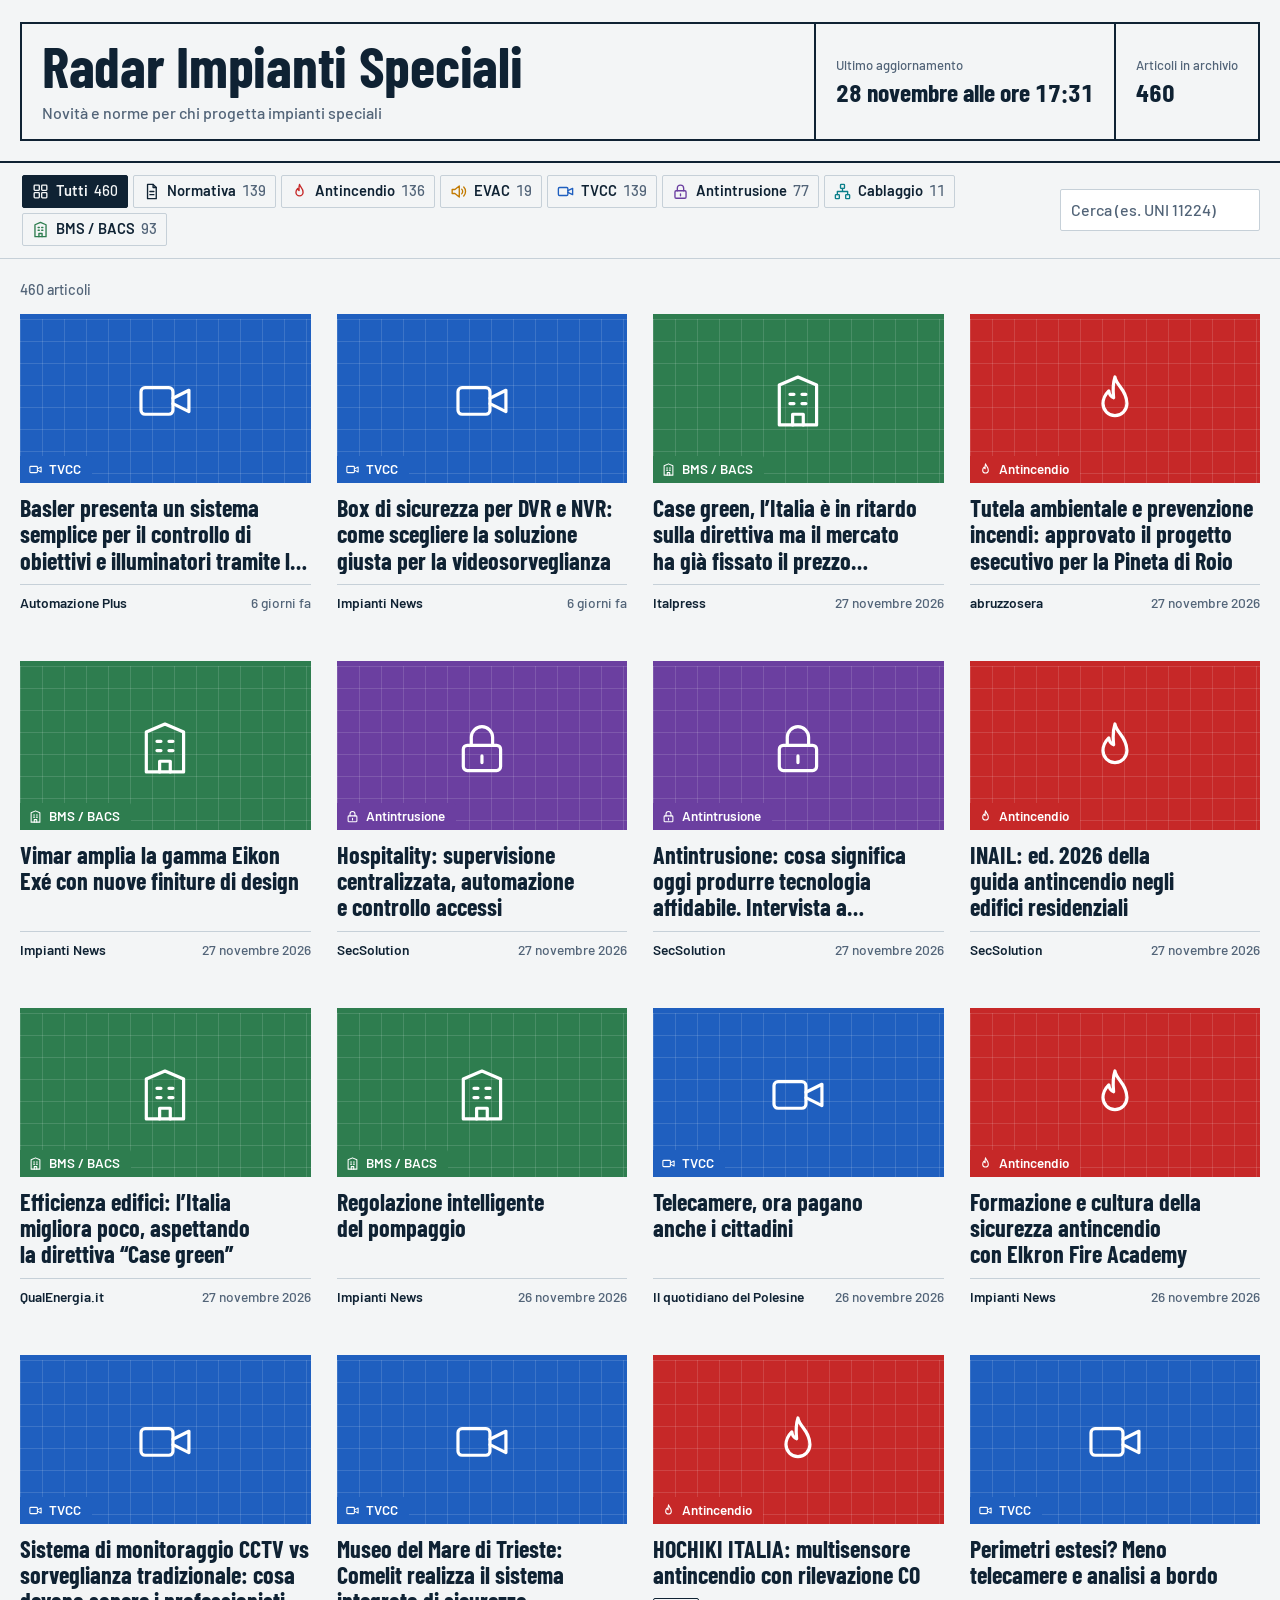
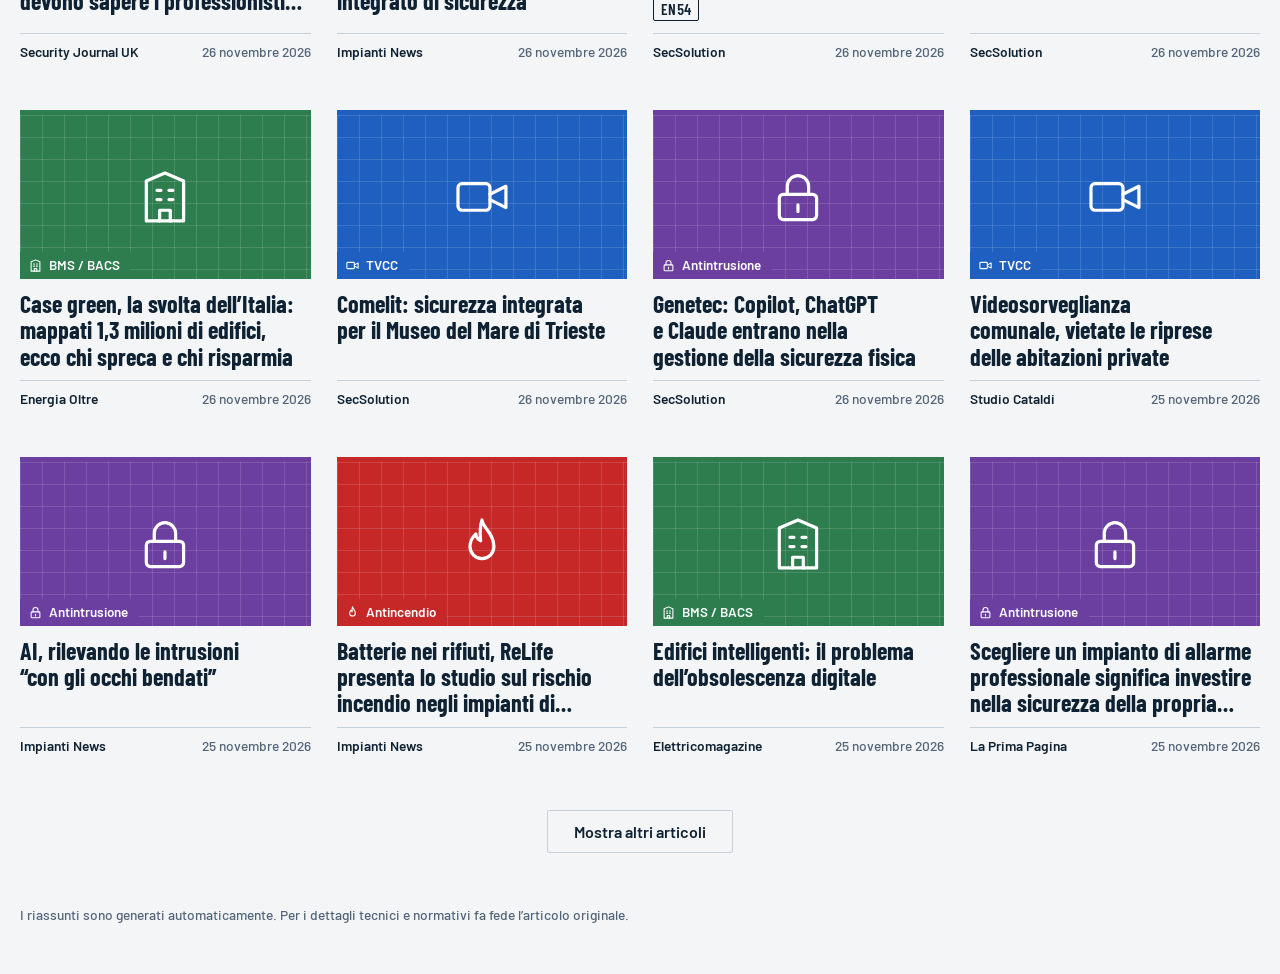
<file: site/index.html>
<!DOCTYPE html>
<html lang="it">
<head>
  <meta charset="utf-8">
  <meta name="viewport" content="width=device-width, initial-scale=1">
  <title>Radar Impianti Speciali</title>
  <meta name="description" content="Notizie e novità normative su rivelazione incendi, EVAC, TVCC, antintrusione, cablaggio strutturato e BMS/BACS.">
  <link rel="icon" href="data:image/svg+xml,%3Csvg xmlns='http://www.w3.org/2000/svg' viewBox='0 0 32 32'%3E%3Crect width='32' height='32' fill='%230F2233'/%3E%3Cpath d='M4 22h6l3-12 4 16 3-8h8' fill='none' stroke='%23fff' stroke-width='2.6' stroke-linejoin='round' stroke-linecap='round'/%3E%3C/svg%3E">
  <link rel="preload" href="fonts/barlow-condensed-700.woff2" as="font" type="font/woff2" crossorigin>
  <link rel="stylesheet" href="style.css">
</head>
<body>
  <header class="wrap">
    <div class="cart">
      <div class="cell name">
        <h1>Radar Impianti Speciali</h1>
        <p>Novità e norme per chi progetta impianti speciali</p>
      </div>
      <div class="cell">
        <span class="k">Ultimo aggiornamento</span>
        <span class="v" id="updated">…</span>
      </div>
      <div class="cell">
        <span class="k">Articoli in archivio</span>
        <span class="v" id="total">…</span>
      </div>
    </div>
  </header>

  <div class="bar">
    <div class="wrap bar-row">
      <div id="filters" class="legend" role="group" aria-label="Filtra per impianto"></div>
      <label class="search">
        <span class="sr-only">Cerca negli articoli</span>
        <input id="search" type="search" placeholder="Cerca (es. UNI 11224)" autocomplete="off">
      </label>
    </div>
  </div>

  <main class="wrap">
    <p id="count" class="count" aria-live="polite"></p>
    <div id="grid" class="grid"></div>
    <p id="empty" class="empty" hidden>Nessun articolo corrisponde ai filtri. Prova a togliere un filtro o a cambiare la ricerca.</p>
    <div class="more-row"><button id="more" class="key more" type="button" hidden>Mostra altri articoli</button></div>
  </main>

  <footer class="wrap foot">
    I riassunti sono generati automaticamente. Per i dettagli tecnici e normativi fa fede l’articolo originale.
  </footer>

  <dialog id="dialog" aria-labelledby="d-title">
    <article class="sheet" id="sheet">
      <button id="d-close" class="close" type="button" aria-label="Chiudi">×</button>
      <div id="d-cover" class="cover"></div>
      <div class="sheet-body">
        <div id="d-tags" class="tags"></div>
        <h2 id="d-title"></h2>
        <p id="d-meta" class="dmeta"></p>
        <h3>In sintesi</h3>
        <ul id="d-summary" class="summary"></ul>
        <p id="d-note" class="note" hidden></p>
        <div id="d-refs-box" hidden>
          <h3>Norme citate</h3>
          <div id="d-refs" class="refs"></div>
        </div>
        <a id="d-link" class="read" target="_blank" rel="noopener noreferrer"></a>
      </div>
    </article>
  </dialog>

  <script src="data/articles.js"></script>
  <script src="app.js"></script>
</body>
</html>
</file>
<file: site/style.css>
/* Radar Impianti Speciali — linguaggio delle tavole di progetto.
   Ogni impianto ha il colore di un cavo reale: rosso antincendio, ambra EVAC, blu TVCC,
   viola antintrusione, acqua (fibra OM3) cablaggio, verde (cavo KNX) BMS/BACS. */

@font-face { font-family: "Barlow Condensed"; font-weight: 600; font-display: swap; src: url("fonts/barlow-condensed-600.woff2") format("woff2"); }
@font-face { font-family: "Barlow Condensed"; font-weight: 700; font-display: swap; src: url("fonts/barlow-condensed-700.woff2") format("woff2"); }
@font-face { font-family: "Barlow"; font-weight: 500; font-display: swap; src: url("fonts/barlow-500.woff2") format("woff2"); }
@font-face { font-family: "Barlow"; font-weight: 600; font-display: swap; src: url("fonts/barlow-600.woff2") format("woff2"); }
@font-face { font-family: "Source Serif 4"; font-weight: 400; font-display: swap; src: url("fonts/source-serif-4-400.woff2") format("woff2"); }
@font-face { font-family: "Source Serif 4"; font-weight: 600; font-display: swap; src: url("fonts/source-serif-4-600.woff2") format("woff2"); }

:root {
  color-scheme: light dark;
  --paper: #f3f5f6;
  --panel: #ffffff;
  --ink: #0f2233;
  --muted: #526478;
  --rule: #c6d0d8;

  --c-antincendio: #c62828;      --on-antincendio: #ffffff;
  --c-evac: #c27a00;             --on-evac: #0f2233;
  --c-tvcc: #1f5fbf;             --on-tvcc: #ffffff;
  --c-antintrusione: #6b3fa0;    --on-antintrusione: #ffffff;
  --c-cablaggio: #0b7f8a;        --on-cablaggio: #ffffff;
  --c-bms: #2e7d4f;              --on-bms: #ffffff;
  --c-normativa: var(--ink);     --on-normativa: var(--paper);
  --c-tutte: var(--ink);         --on-tutte: var(--paper);

  --display: "Barlow Condensed", "Arial Narrow", "Roboto Condensed", sans-serif;
  --ui: "Barlow", system-ui, "Segoe UI", Arial, sans-serif;
  --text: "Source Serif 4", Georgia, "Times New Roman", serif;
}

@media (prefers-color-scheme: dark) {
  :root:not([data-theme="light"]) {
    --paper: #0d1520;
    --panel: #142030;
    --ink: #e8eef3;
    --muted: #93a4b5;
    --rule: #28394b;
    --c-antincendio: #d64545;
    --c-evac: #d98e0a;
    --c-tvcc: #3b7be0;
    --c-antintrusione: #8a5cc4;
    --c-cablaggio: #1a9aa6;
    --c-bms: #3d9a66;
    --on-evac: #0d1520;
  }
}

* { box-sizing: border-box; }
html { -webkit-text-size-adjust: 100%; }

body {
  margin: 0;
  background: var(--paper);
  color: var(--ink);
  font: 500 16px/1.5 var(--ui);
}

.wrap { max-width: 1280px; margin: 0 auto; padding: 0 20px; }
.sr-only { position: absolute; width: 1px; height: 1px; overflow: hidden; clip: rect(0 0 0 0); white-space: nowrap; }

a, button, input { -webkit-tap-highlight-color: transparent; }
:focus-visible { outline: 3px solid var(--ink); outline-offset: 3px; }

/* ---------- cartiglio ---------- */
.cart {
  display: grid;
  grid-template-columns: 1fr auto auto;
  border: 2px solid var(--ink);
  margin: 22px 0 20px;
}
.cell { padding: 14px 20px; border-left: 2px solid var(--ink); display: flex; flex-direction: column; justify-content: center; gap: 2px; }
.cell.name { border-left: 0; }
.cart h1 { margin: 0; font: 700 clamp(2.2rem, 5.5vw, 3.6rem)/.95 var(--display); letter-spacing: -.005em; }
.cart p { margin: 6px 0 0; color: var(--muted); }
.k { font-size: .82rem; color: var(--muted); }
.v { font: 700 1.6rem/1.1 var(--display); font-variant-numeric: tabular-nums; }

/* ---------- legenda impianti (filtri) ---------- */
.bar {
  position: sticky; top: 0; z-index: 10;
  background: var(--paper);
  border-top: 2px solid var(--ink);
  border-bottom: 1px solid var(--rule);
}
.bar-row { display: flex; align-items: center; gap: 16px; padding-top: 10px; padding-bottom: 10px; }
.legend { display: flex; flex-wrap: wrap; gap: 5px; flex: 1; padding: 2px; }

.key {
  flex: none; cursor: pointer;
  display: inline-flex; align-items: center; gap: 6px;
  padding: 6px 9px 6px 8px;
  border: 1.5px solid var(--rule); border-radius: 2px;
  background: transparent; color: var(--ink);
  font: 600 .92rem/1.2 var(--ui);
  transition: background-color .15s, border-color .15s, color .15s;
}
.key:hover { border-color: var(--c, var(--ink)); }
.key svg { width: 19px; height: 19px; color: var(--c); flex: none; }
.key .n { color: var(--muted); font-weight: 500; font-variant-numeric: tabular-nums; }
.key[aria-pressed="true"] { background: var(--c); border-color: var(--c); color: var(--on); }
.key[aria-pressed="true"] svg, .key[aria-pressed="true"] .n { color: var(--on); }
.key.more { --c: var(--ink); --on: var(--paper); padding: 11px 26px; font-size: 1rem; }
.key.more:hover { background: var(--ink); color: var(--paper); }

.search input {
  width: 200px; max-width: 100%;
  padding: 8px 10px; font-size: .95rem; border: 1.5px solid var(--rule); border-radius: 2px;
  background: var(--panel); color: var(--ink); font: inherit;
}
.search input::placeholder { color: var(--muted); }
.search input:focus-visible { outline-offset: 0; border-color: var(--ink); }

/* ---------- elenco articoli ---------- */
.count { margin: 20px 0 14px; color: var(--muted); font-size: .9rem; }
.grid { display: grid; gap: 34px 26px; grid-template-columns: repeat(auto-fill, minmax(280px, 1fr)); }

.card {
  display: flex; flex-direction: column;
  border-top: 5px solid var(--c);
  color: inherit; text-decoration: none;
}

.thumb { position: relative; aspect-ratio: 16 / 9; overflow: hidden; isolation: isolate; background: var(--c); }
.thumb img {
  width: 100%; height: 100%; object-fit: cover; display: block;
  filter: grayscale(1) contrast(1.05) brightness(1.18);
  transition: filter .3s ease;
}
/* copertine in bicromia nel colore dell'impianto: tornano a colori con il mouse */
.thumb::after {
  content: ""; position: absolute; inset: 0; z-index: 1; pointer-events: none;
  background: var(--c); mix-blend-mode: multiply; transition: opacity .3s ease;
}
.thumb:has(.ph)::after { display: none; }
.card:hover .thumb img, .card:focus-visible .thumb img { filter: none; }
.card:hover .thumb::after, .card:focus-visible .thumb::after { opacity: 0; }

.ph {
  width: 100%; height: 100%; display: grid; place-items: center;
  background-color: var(--c); color: var(--on);
  background-image:
    linear-gradient(rgba(255, 255, 255, .13) 1px, transparent 1px),
    linear-gradient(90deg, rgba(255, 255, 255, .13) 1px, transparent 1px);
  background-size: 22px 22px;
}
.ph svg { width: 22%; max-width: 76px; height: auto; stroke-width: 1.2; }

.plate {
  display: inline-flex; align-items: center; gap: 6px;
  padding: 3px 10px 3px 7px; border-radius: 2px;
  background: var(--c); color: var(--on);
  font: 600 .84rem/1.25 var(--ui);
}
.plate svg { width: 15px; height: 15px; flex: none; }
.thumb .plate { position: absolute; left: 0; bottom: 0; z-index: 3; border-radius: 0 2px 0 0; padding: 5px 11px 5px 8px; }
.flag {
  position: absolute; right: 0; top: 0; z-index: 3;
  padding: 3px 10px; background: var(--ink); color: var(--paper);
  font: 600 .84rem/1.25 var(--ui);
}

.cbody { flex: 1; display: flex; flex-direction: column; padding-top: 12px; }
.card h2 {
  margin: 0 0 10px; font: 700 1.5rem/1.1 var(--display); text-wrap: balance;
  display: -webkit-box; -webkit-line-clamp: 3; -webkit-box-orient: vertical; overflow: hidden;
}
.card:hover h2 { text-decoration: underline; text-decoration-thickness: 2px; text-underline-offset: 3px; }

.refs { display: flex; flex-wrap: wrap; gap: 6px; }
.card .refs { margin-bottom: 12px; }
.ref {
  padding: 0 7px; border: 1.5px solid var(--ink); border-radius: 2px;
  font: 600 .95rem/1.35 var(--display); letter-spacing: .02em; font-variant-numeric: tabular-nums;
}

.meta {
  margin-top: auto; padding-top: 8px; border-top: 1px solid var(--rule);
  display: flex; justify-content: space-between; gap: 12px;
  font-size: .86rem; color: var(--muted);
}
.meta span:first-child { font-weight: 600; color: var(--ink); }

.empty { text-align: center; padding: 70px 0; color: var(--muted); }
.more-row { display: flex; justify-content: center; padding: 40px 0 16px; }
.foot { padding-top: 36px; padding-bottom: 48px; color: var(--muted); font-size: .86rem; }

/* ---------- scheda articolo ---------- */
dialog {
  border: 0; padding: 0; background: transparent; color: var(--ink);
  width: min(740px, 100%); max-width: 100%; max-height: 100dvh; margin: auto; overflow: visible;
}
dialog::backdrop { background: rgba(8, 14, 22, .7); }

.sheet {
  position: relative; background: var(--panel);
  border-top: 6px solid var(--c); border-radius: 3px;
  max-height: min(92dvh, 940px); overflow-y: auto;
}
.close {
  position: absolute; right: 12px; top: 16px; z-index: 2;
  width: 38px; height: 38px; border: 0; border-radius: 2px; cursor: pointer;
  background: var(--ink); color: var(--paper); font: 500 1.6rem/1 var(--ui);
}
.cover { height: clamp(150px, 30vw, 240px); background: var(--c); overflow: hidden; }
.cover img { width: 100%; height: 100%; object-fit: cover; display: block; }
.cover .ph svg { width: 18%; max-width: 88px; }

.sheet-body { padding: 24px 30px 32px; }
.tags { display: flex; flex-wrap: wrap; gap: 6px; margin-bottom: 14px; }
.sheet h2 { margin: 0 0 8px; font: 700 clamp(1.9rem, 5vw, 2.5rem)/1.05 var(--display); text-wrap: balance; }
.dmeta { margin: 0; display: flex; flex-wrap: wrap; gap: 4px 18px; color: var(--muted); }
.dmeta span:first-child { font-weight: 600; color: var(--ink); }
.sheet h3 { margin: 26px 0 10px; font: 600 1.25rem/1.2 var(--display); }

.summary { margin: 0; padding: 0; list-style: none; font: 400 1.06rem/1.7 var(--text); }
.summary li { position: relative; padding-left: 22px; margin-bottom: 14px; }
.summary li::before { content: ""; position: absolute; left: 2px; top: .68em; width: 8px; height: 8px; background: var(--c); }
.note { margin: 12px 0 0; color: var(--muted); font-size: .9rem; }

.read {
  display: inline-block; margin-top: 30px; padding: 13px 24px;
  background: var(--ink); color: var(--paper); border-radius: 2px;
  font: 600 1.02rem/1.2 var(--ui); text-decoration: none;
  transition: background-color .15s, color .15s;
}
.read:hover { background: var(--c); color: var(--on); }

@media (max-width: 720px) {
  .wrap { padding: 0 16px; }
  .cart { grid-template-columns: 1fr 1fr; }
  .cell.name { grid-column: 1 / -1; border-bottom: 2px solid var(--ink); }
  .cell:nth-child(2) { border-left: 0; }
  .bar-row { flex-wrap: wrap; gap: 8px; }
  .legend { flex-basis: 100%; order: 2; flex-wrap: nowrap; overflow-x: auto; scrollbar-width: thin; }
  .search { flex: 1; }
  .search input { width: 100%; }
  .sheet-body { padding: 20px 18px 28px; }
  dialog { margin-bottom: 0; }
  .sheet { border-radius: 3px 3px 0 0; max-height: 96dvh; }
}

@media (prefers-reduced-motion: reduce) {
  .thumb img, .thumb::after, .key, .read { transition: none; }
}
</file>
